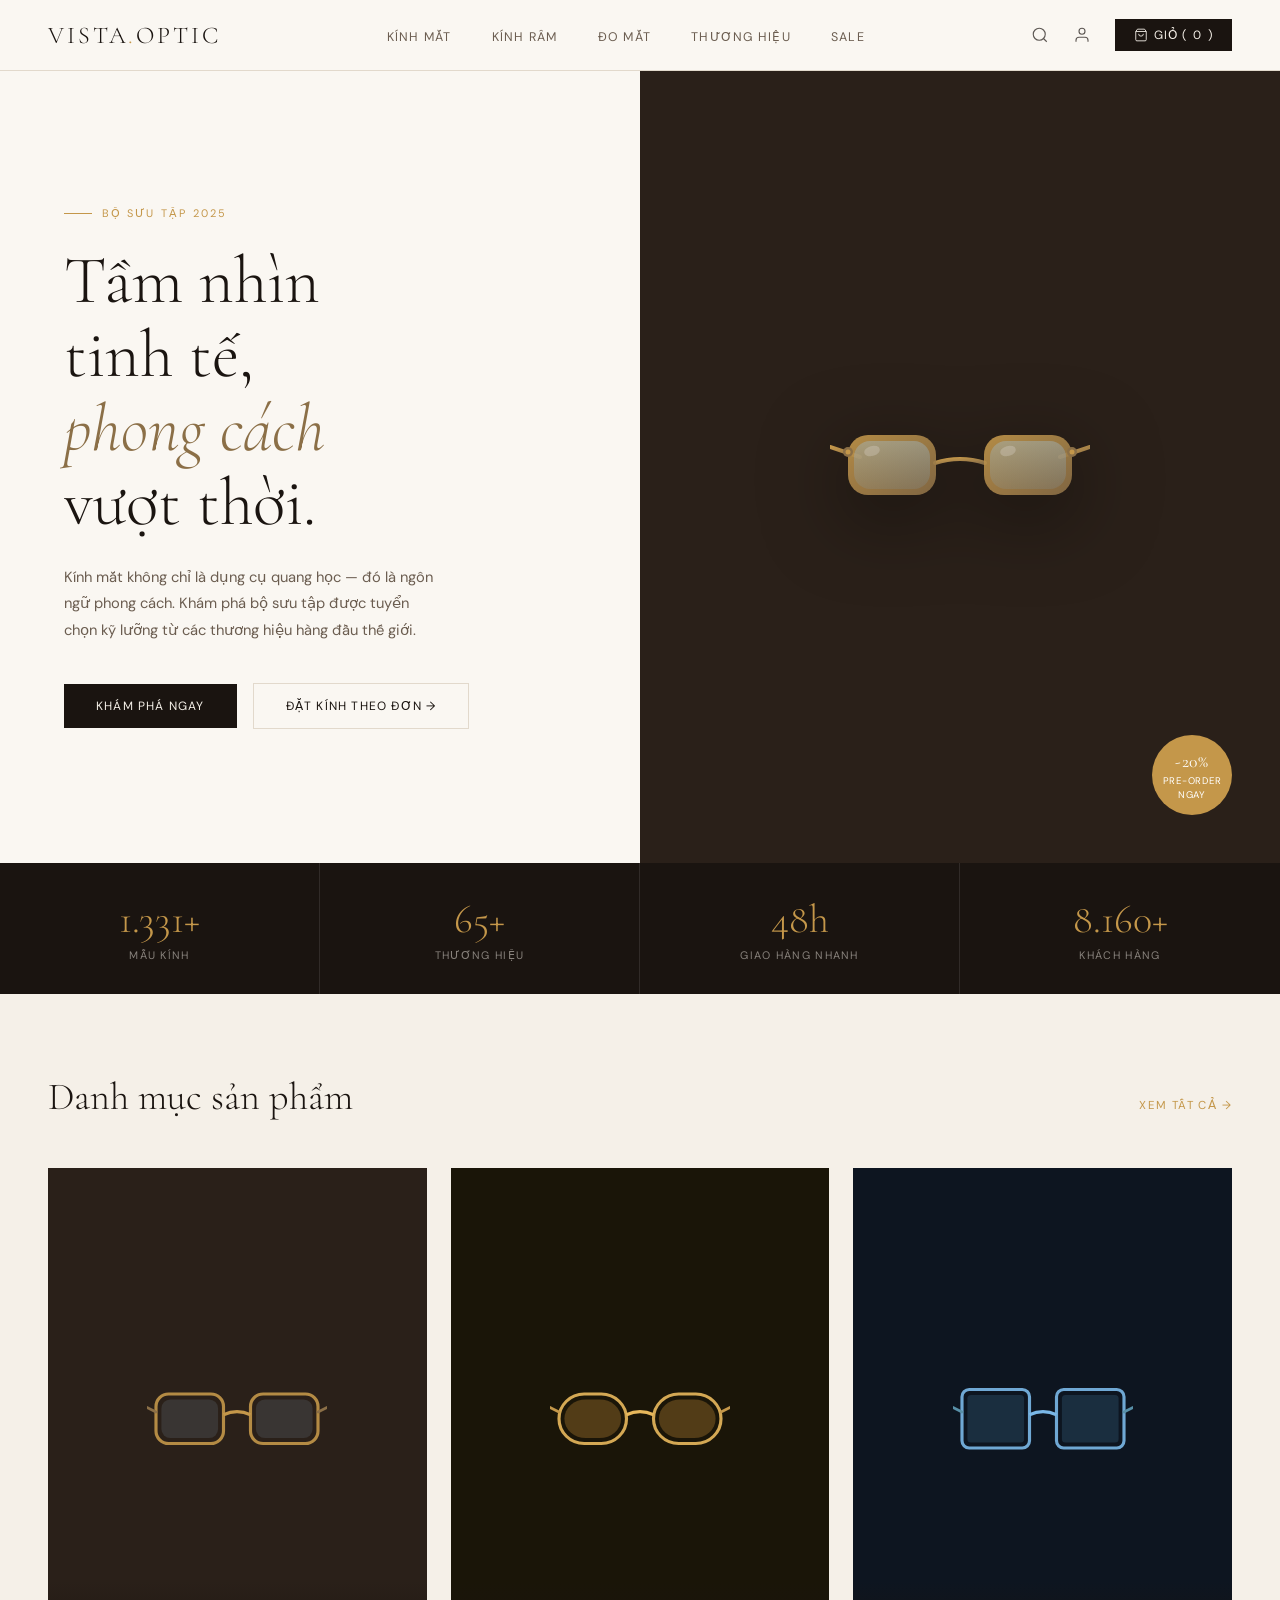
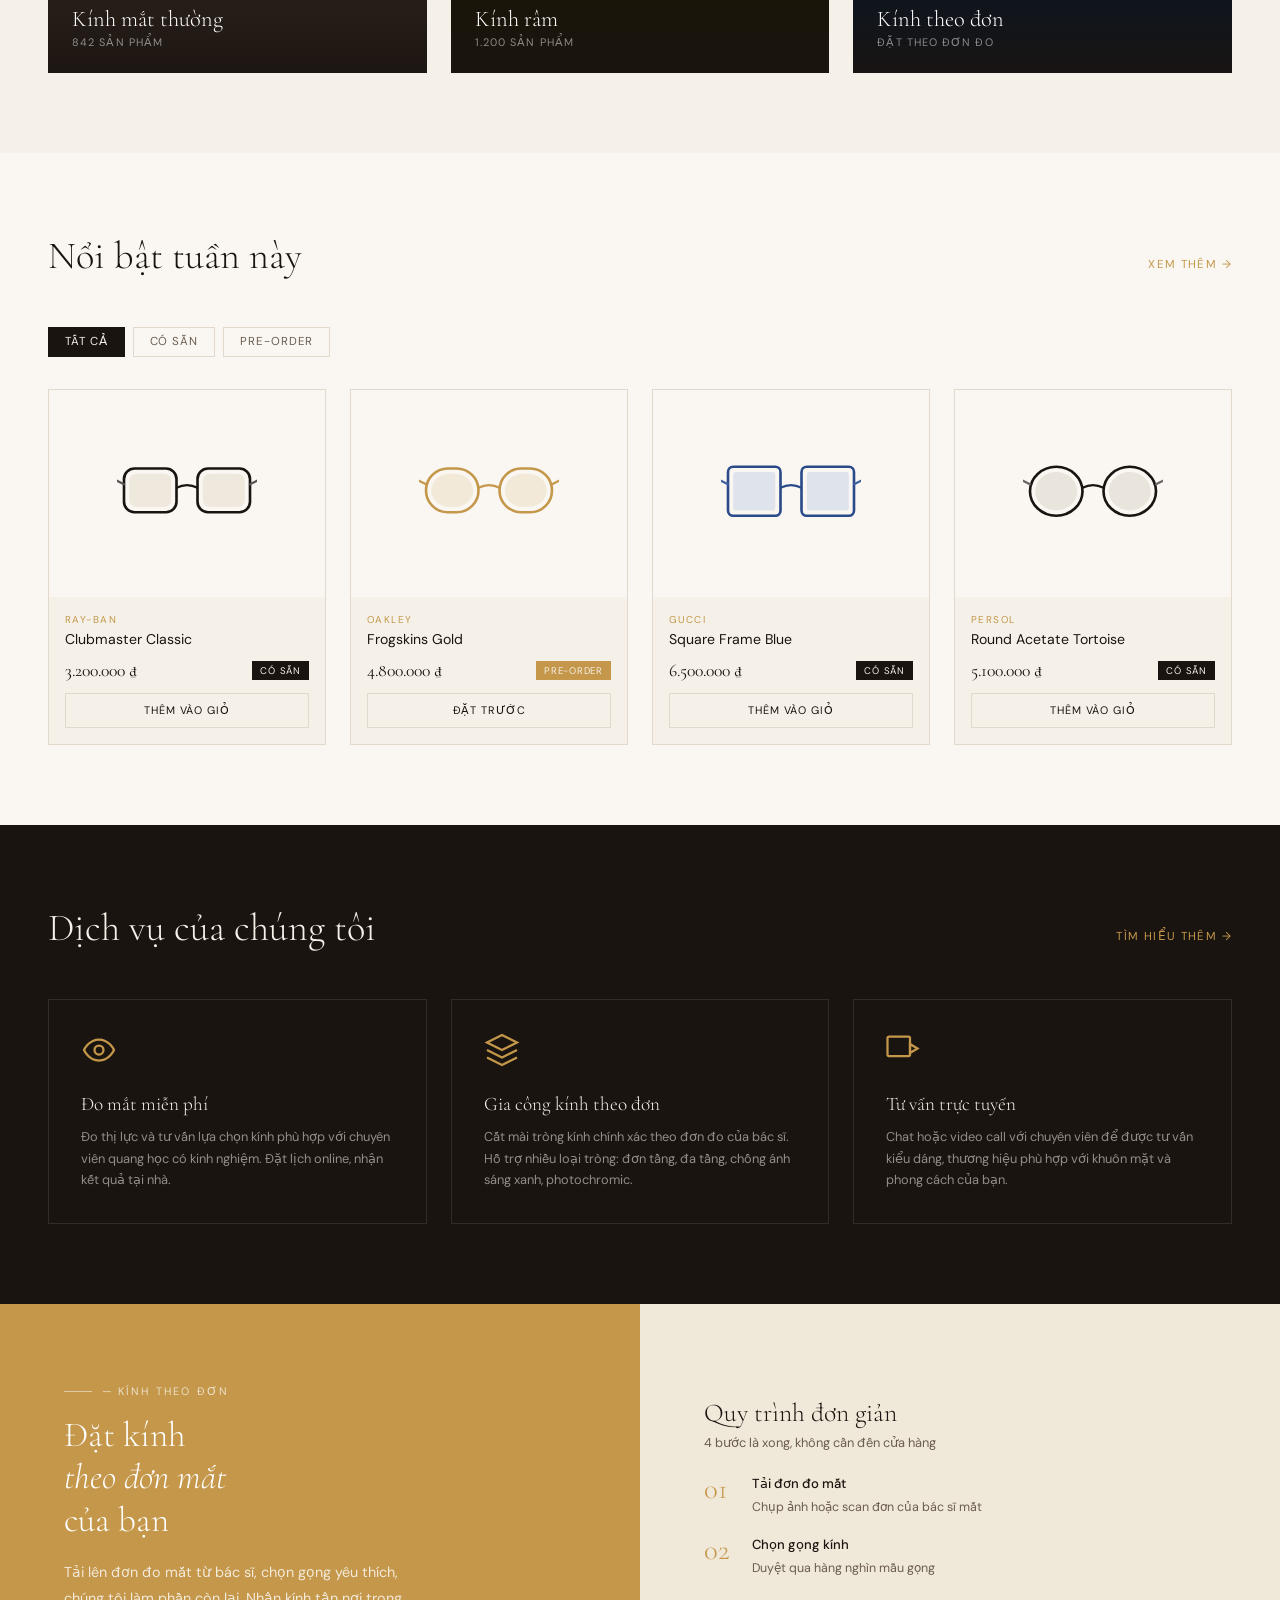
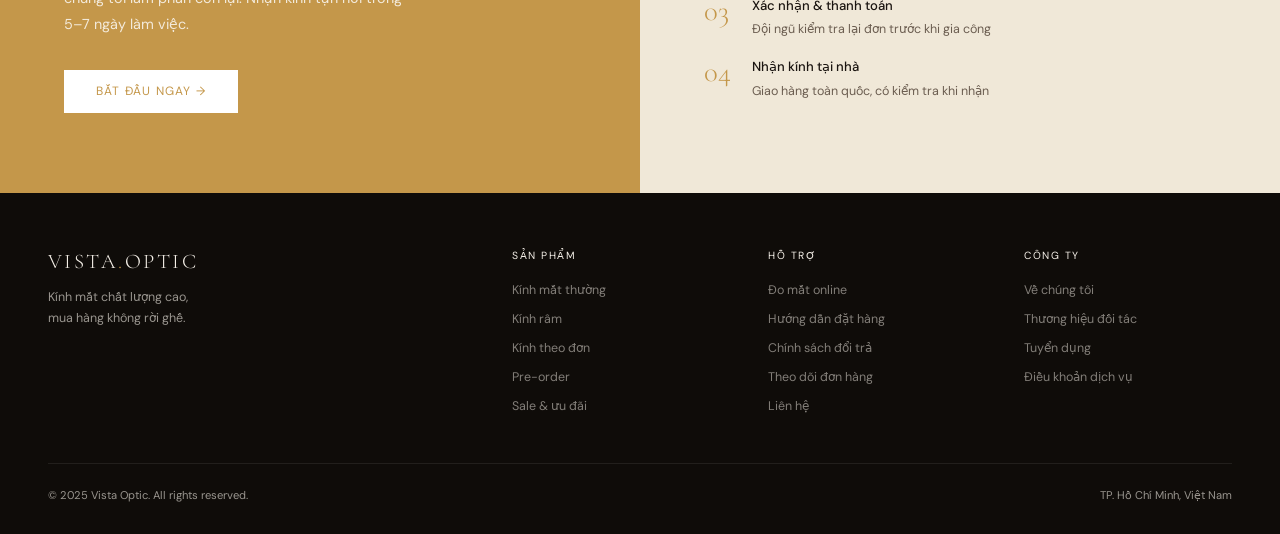
<file: frontend/pages/index.html>
<!DOCTYPE html>
<html lang="vi">
<head>
  <meta charset="UTF-8" />
  <meta name="viewport" content="width=device-width, initial-scale=1.0" />
  <title>Vista Optic — Kính Mắt Chất Lượng Cao</title>
  <link rel="stylesheet" href="../assets/css/style.css" />
  <link rel="preconnect" href="https://fonts.googleapis.com" />
  <link rel="preconnect" href="https://fonts.gstatic.com" crossorigin />
  <link href="https://fonts.googleapis.com/css2?family=Cormorant+Garamond:ital,wght@0,300;0,400;1,300&family=DM+Sans:wght@300;400;500&display=swap" rel="stylesheet" />
</head>
<body>

  <!-- NAV -->
  <nav id="navbar">
    <div class="nav-logo">VISTA<span>.</span>OPTIC</div>
    <ul class="nav-links">
      <li><a href="#">Kính mắt</a></li>
      <li><a href="#">Kính râm</a></li>
      <li><a href="#">Đo mắt</a></li>
      <li><a href="#">Thương hiệu</a></li>
      <li><a href="#">Sale</a></li>
    </ul>
    <div class="nav-actions">
      <svg class="nav-icon" viewBox="0 0 24 24" fill="none" stroke="currentColor" stroke-width="1.5"><circle cx="11" cy="11" r="8"/><path d="m21 21-4.35-4.35"/></svg>
      <svg class="nav-icon" viewBox="0 0 24 24" fill="none" stroke="currentColor" stroke-width="1.5"><path d="M20 21v-2a4 4 0 0 0-4-4H8a4 4 0 0 0-4 4v2"/><circle cx="12" cy="7" r="4"/></svg>
      <button class="cart-btn" id="cartBtn">
        <svg viewBox="0 0 24 24" fill="none" stroke="currentColor" stroke-width="1.5"><path d="M6 2 3 6v14a2 2 0 0 0 2 2h14a2 2 0 0 0 2-2V6l-3-4z"/><line x1="3" y1="6" x2="21" y2="6"/><path d="M16 10a4 4 0 0 1-8 0"/></svg>
        Giỏ (<span id="cartCount">0</span>)
      </button>
    </div>
  </nav>

  <!-- HERO -->
  <section class="hero">
    <div class="hero-left">
      <div class="hero-tag">Bộ sưu tập 2025</div>
      <h1 class="hero-title">Tầm nhìn<br>tinh tế,<br><em>phong cách</em><br>vượt thời.</h1>
      <p class="hero-desc">Kính mắt không chỉ là dụng cụ quang học — đó là ngôn ngữ phong cách. Khám phá bộ sưu tập được tuyển chọn kỹ lưỡng từ các thương hiệu hàng đầu thế giới.</p>
      <div class="hero-cta">
        <button class="btn-primary" onclick="scrollToSection('products')">Khám phá ngay</button>
        <button class="btn-outline" onclick="scrollToSection('rx-section')">Đặt kính theo đơn →</button>
      </div>
    </div>
    <div class="hero-right">
      <div class="hero-visual floating">
        <div class="eyeglass-frame">
          <svg class="glasses-svg" viewBox="0 0 260 120" xmlns="http://www.w3.org/2000/svg">
            <defs>
              <linearGradient id="g1" x1="0%" y1="0%" x2="100%" y2="100%">
                <stop offset="0%" style="stop-color:#c4974a;stop-opacity:1"/>
                <stop offset="100%" style="stop-color:#8b6f47;stop-opacity:1"/>
              </linearGradient>
              <linearGradient id="g2" x1="0%" y1="0%" x2="0%" y2="100%">
                <stop offset="0%" style="stop-color:#a0c8e8;stop-opacity:0.35"/>
                <stop offset="100%" style="stop-color:#7aa8d8;stop-opacity:0.15"/>
              </linearGradient>
            </defs>
            <line x1="0" y1="40" x2="30" y2="50" stroke="url(#g1)" stroke-width="4" stroke-linecap="round"/>
            <line x1="260" y1="40" x2="230" y2="50" stroke="url(#g1)" stroke-width="4" stroke-linecap="round"/>
            <path d="M105 56 Q130 48 155 56" stroke="url(#g1)" stroke-width="4" fill="none" stroke-linecap="round"/>
            <rect x="18" y="28" width="88" height="60" rx="20" fill="url(#g1)" opacity="0.9"/>
            <rect x="24" y="34" width="76" height="48" rx="16" fill="url(#g2)"/>
            <rect x="154" y="28" width="88" height="60" rx="20" fill="url(#g1)" opacity="0.9"/>
            <rect x="160" y="34" width="76" height="48" rx="16" fill="url(#g2)"/>
            <circle cx="18" cy="45" r="5" fill="#8b6f47"/>
            <circle cx="18" cy="45" r="2.5" fill="#c4974a"/>
            <circle cx="242" cy="45" r="5" fill="#8b6f47"/>
            <circle cx="242" cy="45" r="2.5" fill="#c4974a"/>
            <ellipse cx="42" cy="44" rx="8" ry="5" fill="white" opacity="0.2" transform="rotate(-15 42 44)"/>
            <ellipse cx="178" cy="44" rx="8" ry="5" fill="white" opacity="0.2" transform="rotate(-15 178 44)"/>
          </svg>
        </div>
      </div>
      <div class="hero-badge">
        <strong>-20%</strong>
        Pre-order ngay
      </div>
    </div>
  </section>

  <!-- STATS -->
  <div class="stats">
    <div class="stat-item">
      <div class="stat-num" data-target="2400">0</div>
      <div class="stat-label">Mẫu kính</div>
    </div>
    <div class="stat-item">
      <div class="stat-num" data-target="120">0</div>
      <div class="stat-label">Thương hiệu</div>
    </div>
    <div class="stat-item">
      <div class="stat-num stat-text">48h</div>
      <div class="stat-label">Giao hàng nhanh</div>
    </div>
    <div class="stat-item">
      <div class="stat-num" data-target="15000">0</div>
      <div class="stat-label">Khách hàng</div>
    </div>
  </div>

  <!-- CATEGORIES -->
  <section class="section" id="categories">
    <div class="section-header">
      <h2 class="section-title">Danh mục sản phẩm</h2>
      <span class="section-link">Xem tất cả →</span>
    </div>
    <div class="cat-grid">
      <div class="cat-card" data-category="regular">
        <div class="cat-bg cat-bg-1">
          <svg viewBox="0 0 200 100" width="180" height="90" xmlns="http://www.w3.org/2000/svg">
            <rect x="10" y="20" width="75" height="55" rx="14" fill="none" stroke="#c4974a" stroke-width="3.5" opacity="0.9"/>
            <rect x="115" y="20" width="75" height="55" rx="14" fill="none" stroke="#c4974a" stroke-width="3.5" opacity="0.9"/>
            <path d="M85 43 Q100 36 115 43" stroke="#c4974a" stroke-width="3.5" fill="none"/>
            <rect x="16" y="26" width="63" height="43" rx="10" fill="#a0c8e8" opacity="0.12"/>
            <rect x="121" y="26" width="63" height="43" rx="10" fill="#a0c8e8" opacity="0.12"/>
            <line x1="0" y1="35" x2="10" y2="40" stroke="#8b6f47" stroke-width="3" stroke-linecap="round"/>
            <line x1="200" y1="35" x2="190" y2="40" stroke="#8b6f47" stroke-width="3" stroke-linecap="round"/>
          </svg>
        </div>
        <div class="cat-info">
          <div class="cat-name">Kính mắt thường</div>
          <div class="cat-count">842 sản phẩm</div>
        </div>
      </div>
      <div class="cat-card" data-category="sunglasses">
        <div class="cat-bg cat-bg-2">
          <svg viewBox="0 0 200 100" width="180" height="90" xmlns="http://www.w3.org/2000/svg">
            <rect x="10" y="20" width="75" height="55" rx="28" fill="none" stroke="#e8b85c" stroke-width="3.5" opacity="0.9"/>
            <rect x="115" y="20" width="75" height="55" rx="28" fill="none" stroke="#e8b85c" stroke-width="3.5" opacity="0.9"/>
            <path d="M85 43 Q100 36 115 43" stroke="#e8b85c" stroke-width="3.5" fill="none"/>
            <rect x="16" y="26" width="63" height="43" rx="24" fill="#d4943a" opacity="0.3"/>
            <rect x="121" y="26" width="63" height="43" rx="24" fill="#d4943a" opacity="0.3"/>
            <line x1="0" y1="35" x2="10" y2="40" stroke="#c4974a" stroke-width="3" stroke-linecap="round"/>
            <line x1="200" y1="35" x2="190" y2="40" stroke="#c4974a" stroke-width="3" stroke-linecap="round"/>
          </svg>
        </div>
        <div class="cat-info">
          <div class="cat-name">Kính râm</div>
          <div class="cat-count">1.200 sản phẩm</div>
        </div>
      </div>
      <div class="cat-card" data-category="prescription">
        <div class="cat-bg cat-bg-3">
          <svg viewBox="0 0 200 100" width="180" height="90" xmlns="http://www.w3.org/2000/svg">
            <rect x="10" y="15" width="75" height="65" rx="8" fill="none" stroke="#7ab8e8" stroke-width="3.5" opacity="0.9"/>
            <rect x="115" y="15" width="75" height="65" rx="8" fill="none" stroke="#7ab8e8" stroke-width="3.5" opacity="0.9"/>
            <path d="M85 43 Q100 36 115 43" stroke="#7ab8e8" stroke-width="3.5" fill="none"/>
            <rect x="16" y="21" width="63" height="53" rx="4" fill="#5090b8" opacity="0.2"/>
            <rect x="121" y="21" width="63" height="53" rx="4" fill="#5090b8" opacity="0.2"/>
            <line x1="0" y1="35" x2="10" y2="40" stroke="#5890a8" stroke-width="3" stroke-linecap="round"/>
            <line x1="200" y1="35" x2="190" y2="40" stroke="#5890a8" stroke-width="3" stroke-linecap="round"/>
          </svg>
        </div>
        <div class="cat-info">
          <div class="cat-name">Kính theo đơn</div>
          <div class="cat-count">Đặt theo đơn đo</div>
        </div>
      </div>
    </div>
  </section>

  <!-- PRODUCTS -->
  <section class="products-section" id="products">
    <div class="section-header">
      <h2 class="section-title">Nổi bật tuần này</h2>
      <span class="section-link">Xem thêm →</span>
    </div>
    <div class="filter-bar">
      <button class="filter-btn active" data-filter="all">Tất cả</button>
      <button class="filter-btn" data-filter="available">Có sẵn</button>
      <button class="filter-btn" data-filter="preorder">Pre-order</button>
    </div>
    <div class="prod-grid" id="prodGrid">

      <div class="prod-card" data-type="available">
        <div class="prod-img">
          <svg viewBox="0 0 160 80" width="140" height="70" xmlns="http://www.w3.org/2000/svg">
            <rect x="8" y="12" width="60" height="50" rx="12" fill="none" stroke="#1a1410" stroke-width="3"/>
            <rect x="92" y="12" width="60" height="50" rx="12" fill="none" stroke="#1a1410" stroke-width="3"/>
            <path d="M68 34 Q80 28 92 34" stroke="#1a1410" stroke-width="2.5" fill="none"/>
            <rect x="14" y="18" width="48" height="38" rx="8" fill="#e8e0d0" opacity="0.6"/>
            <rect x="98" y="18" width="48" height="38" rx="8" fill="#e8e0d0" opacity="0.6"/>
            <line x1="0" y1="26" x2="8" y2="30" stroke="#555" stroke-width="2.5" stroke-linecap="round"/>
            <line x1="160" y1="26" x2="152" y2="30" stroke="#555" stroke-width="2.5" stroke-linecap="round"/>
          </svg>
        </div>
        <div class="prod-info">
          <div class="prod-brand">Ray-Ban</div>
          <div class="prod-name">Clubmaster Classic</div>
          <div class="prod-bottom">
            <span class="prod-price">3.200.000 ₫</span>
            <span class="prod-tag">Có sẵn</span>
          </div>
          <button class="add-to-cart" onclick="addToCart(this)">Thêm vào giỏ</button>
        </div>
      </div>

      <div class="prod-card" data-type="preorder">
        <div class="prod-img">
          <svg viewBox="0 0 160 80" width="140" height="70" xmlns="http://www.w3.org/2000/svg">
            <rect x="8" y="12" width="60" height="50" rx="25" fill="none" stroke="#c4974a" stroke-width="3"/>
            <rect x="92" y="12" width="60" height="50" rx="25" fill="none" stroke="#c4974a" stroke-width="3"/>
            <path d="M68 34 Q80 28 92 34" stroke="#c4974a" stroke-width="2.5" fill="none"/>
            <rect x="14" y="18" width="48" height="38" rx="21" fill="#c4974a" opacity="0.15"/>
            <rect x="98" y="18" width="48" height="38" rx="21" fill="#c4974a" opacity="0.15"/>
            <line x1="0" y1="26" x2="8" y2="30" stroke="#c4974a" stroke-width="2.5" stroke-linecap="round"/>
            <line x1="160" y1="26" x2="152" y2="30" stroke="#c4974a" stroke-width="2.5" stroke-linecap="round"/>
          </svg>
        </div>
        <div class="prod-info">
          <div class="prod-brand">Oakley</div>
          <div class="prod-name">Frogskins Gold</div>
          <div class="prod-bottom">
            <span class="prod-price">4.800.000 ₫</span>
            <span class="prod-tag pre">Pre-order</span>
          </div>
          <button class="add-to-cart" onclick="addToCart(this)">Đặt trước</button>
        </div>
      </div>

      <div class="prod-card" data-type="available">
        <div class="prod-img">
          <svg viewBox="0 0 160 80" width="140" height="70" xmlns="http://www.w3.org/2000/svg">
            <rect x="8" y="10" width="60" height="56" rx="6" fill="none" stroke="#2a4a8a" stroke-width="3"/>
            <rect x="92" y="10" width="60" height="56" rx="6" fill="none" stroke="#2a4a8a" stroke-width="3"/>
            <path d="M68 34 Q80 28 92 34" stroke="#2a4a8a" stroke-width="2.5" fill="none"/>
            <rect x="14" y="16" width="48" height="44" rx="3" fill="#7090d0" opacity="0.2"/>
            <rect x="98" y="16" width="48" height="44" rx="3" fill="#7090d0" opacity="0.2"/>
            <line x1="0" y1="26" x2="8" y2="30" stroke="#4060a0" stroke-width="2.5" stroke-linecap="round"/>
            <line x1="160" y1="26" x2="152" y2="30" stroke="#4060a0" stroke-width="2.5" stroke-linecap="round"/>
          </svg>
        </div>
        <div class="prod-info">
          <div class="prod-brand">Gucci</div>
          <div class="prod-name">Square Frame Blue</div>
          <div class="prod-bottom">
            <span class="prod-price">6.500.000 ₫</span>
            <span class="prod-tag">Có sẵn</span>
          </div>
          <button class="add-to-cart" onclick="addToCart(this)">Thêm vào giỏ</button>
        </div>
      </div>

      <div class="prod-card" data-type="available">
        <div class="prod-img">
          <svg viewBox="0 0 160 80" width="140" height="70" xmlns="http://www.w3.org/2000/svg">
            <ellipse cx="38" cy="38" rx="30" ry="28" fill="none" stroke="#1a1410" stroke-width="3"/>
            <ellipse cx="122" cy="38" rx="30" ry="28" fill="none" stroke="#1a1410" stroke-width="3"/>
            <path d="M68 34 Q80 28 92 34" stroke="#1a1410" stroke-width="2.5" fill="none"/>
            <ellipse cx="38" cy="38" rx="24" ry="22" fill="#d0c8b8" opacity="0.4"/>
            <ellipse cx="122" cy="38" rx="24" ry="22" fill="#d0c8b8" opacity="0.4"/>
            <line x1="0" y1="26" x2="8" y2="30" stroke="#666" stroke-width="2.5" stroke-linecap="round"/>
            <line x1="160" y1="26" x2="152" y2="30" stroke="#666" stroke-width="2.5" stroke-linecap="round"/>
          </svg>
        </div>
        <div class="prod-info">
          <div class="prod-brand">Persol</div>
          <div class="prod-name">Round Acetate Tortoise</div>
          <div class="prod-bottom">
            <span class="prod-price">5.100.000 ₫</span>
            <span class="prod-tag">Có sẵn</span>
          </div>
          <button class="add-to-cart" onclick="addToCart(this)">Thêm vào giỏ</button>
        </div>
      </div>

    </div>
  </section>

  <!-- SERVICES -->
  <section class="services">
    <div class="section-header">
      <h2 class="section-title">Dịch vụ của chúng tôi</h2>
      <span class="section-link">Tìm hiểu thêm →</span>
    </div>
    <div class="svc-grid">
      <div class="svc-card">
        <svg class="svc-icon" viewBox="0 0 24 24" fill="none" stroke="currentColor" stroke-width="1.5"><path d="M2 12s3-7 10-7 10 7 10 7-3 7-10 7-10-7-10-7z"/><circle cx="12" cy="12" r="3"/></svg>
        <div class="svc-title">Đo mắt miễn phí</div>
        <div class="svc-desc">Đo thị lực và tư vấn lựa chọn kính phù hợp với chuyên viên quang học có kinh nghiệm. Đặt lịch online, nhận kết quả tại nhà.</div>
      </div>
      <div class="svc-card">
        <svg class="svc-icon" viewBox="0 0 24 24" fill="none" stroke="currentColor" stroke-width="1.5"><path d="M12 2L2 7l10 5 10-5-10-5z"/><path d="M2 17l10 5 10-5"/><path d="M2 12l10 5 10-5"/></svg>
        <div class="svc-title">Gia công kính theo đơn</div>
        <div class="svc-desc">Cắt mài tròng kính chính xác theo đơn đo của bác sĩ. Hỗ trợ nhiều loại tròng: đơn tầng, đa tầng, chống ánh sáng xanh, photochromic.</div>
      </div>
      <div class="svc-card">
        <svg class="svc-icon" viewBox="0 0 24 24" fill="none" stroke="currentColor" stroke-width="1.5"><rect x="1" y="3" width="15" height="13" rx="1"/><path d="m16 8 5 3-5 3V8z"/></svg>
        <div class="svc-title">Tư vấn trực tuyến</div>
        <div class="svc-desc">Chat hoặc video call với chuyên viên để được tư vấn kiểu dáng, thương hiệu phù hợp với khuôn mặt và phong cách của bạn.</div>
      </div>
    </div>
  </section>

  <!-- PRESCRIPTION -->
  <section class="rx-section" id="rx-section">
    <div class="rx-left">
      <div class="hero-tag rx-tag">— Kính theo đơn</div>
      <h2 class="rx-title">Đặt kính<br><em>theo đơn mắt</em><br>của bạn</h2>
      <p class="rx-desc">Tải lên đơn đo mắt từ bác sĩ, chọn gọng yêu thích, chúng tôi làm phần còn lại. Nhận kính tận nơi trong 5–7 ngày làm việc.</p>
      <button class="btn-white" onclick="scrollToSection('rx-section')">Bắt đầu ngay →</button>
    </div>
    <div class="rx-right">
      <h3 class="rx-steps-title">Quy trình đơn giản</h3>
      <p class="rx-steps-sub">4 bước là xong, không cần đến cửa hàng</p>
      <div class="rx-steps">
        <div class="rx-step">
          <div class="step-num">01</div>
          <div class="step-text">
            <strong>Tải đơn đo mắt</strong>
            <span>Chụp ảnh hoặc scan đơn của bác sĩ mắt</span>
          </div>
        </div>
        <div class="rx-step">
          <div class="step-num">02</div>
          <div class="step-text">
            <strong>Chọn gọng kính</strong>
            <span>Duyệt qua hàng nghìn mẫu gọng</span>
          </div>
        </div>
        <div class="rx-step">
          <div class="step-num">03</div>
          <div class="step-text">
            <strong>Xác nhận & thanh toán</strong>
            <span>Đội ngũ kiểm tra lại đơn trước khi gia công</span>
          </div>
        </div>
        <div class="rx-step">
          <div class="step-num">04</div>
          <div class="step-text">
            <strong>Nhận kính tại nhà</strong>
            <span>Giao hàng toàn quốc, có kiểm tra khi nhận</span>
          </div>
        </div>
      </div>
    </div>
  </section>

  <!-- FOOTER -->
  <footer>
    <div class="footer-grid">
      <div>
        <div class="footer-brand">VISTA<span>.</span>OPTIC</div>
        <p class="footer-tagline">Kính mắt chất lượng cao,<br>mua hàng không rời ghế.</p>
      </div>
      <div>
        <div class="footer-heading">Sản phẩm</div>
        <ul class="footer-links">
          <li><a href="#">Kính mắt thường</a></li>
          <li><a href="#">Kính râm</a></li>
          <li><a href="#">Kính theo đơn</a></li>
          <li><a href="#">Pre-order</a></li>
          <li><a href="#">Sale & ưu đãi</a></li>
        </ul>
      </div>
      <div>
        <div class="footer-heading">Hỗ trợ</div>
        <ul class="footer-links">
          <li><a href="#">Đo mắt online</a></li>
          <li><a href="#">Hướng dẫn đặt hàng</a></li>
          <li><a href="#">Chính sách đổi trả</a></li>
          <li><a href="#">Theo dõi đơn hàng</a></li>
          <li><a href="#">Liên hệ</a></li>
        </ul>
      </div>
      <div>
        <div class="footer-heading">Công ty</div>
        <ul class="footer-links">
          <li><a href="#">Về chúng tôi</a></li>
          <li><a href="#">Thương hiệu đối tác</a></li>
          <li><a href="#">Tuyển dụng</a></li>
          <li><a href="#">Điều khoản dịch vụ</a></li>
        </ul>
      </div>
    </div>
    <div class="footer-bottom">
      <span>© 2025 Vista Optic. All rights reserved.</span>
      <span>TP. Hồ Chí Minh, Việt Nam</span>
    </div>
  </footer>

  <!-- TOAST -->
  <div id="toast" class="toast">Đã thêm vào giỏ hàng!</div>

<script src="../assets/js/main.js"></script>
</body>
</html>
</file>
<file: frontend/assets/css/style.css>
/* =============================
   RESET & BASE
   ============================= */
*, *::before, *::after { margin:0; padding:0; box-sizing:border-box; }

:root {
  --cream: #f5f0e8; --ink: #1a1410; --gold: #c4974a;
  --warm: #8b6f47; --muted: #6b5d50; --surface: #faf7f2;
  --border: #e2d9cc; --dark-bg: #2a2019;
}

html { scroll-behavior: smooth; }

body {
  font-family: 'DM Sans', sans-serif;
  background: var(--cream);
  color: var(--ink);
  overflow-x: hidden;
}

/* =============================
   NAV
   ============================= */
nav {
  display: flex; align-items: center; justify-content: space-between;
  padding: 1.2rem 3rem; background: var(--surface);
  border-bottom: 0.5px solid var(--border);
  position: sticky; top: 0; z-index: 100; transition: box-shadow 0.3s;
}
nav.scrolled { box-shadow: 0 2px 20px rgba(26,20,16,.08); }

.nav-logo {
  font-family: 'Cormorant Garamond', serif; font-size: 1.5rem;
  font-weight: 300; letter-spacing: .12em; color: var(--ink); cursor: pointer;
}
.nav-logo span { color: var(--gold); }

.nav-links { display: flex; gap: 2.5rem; list-style: none; }
.nav-links a {
  font-size: .78rem; letter-spacing: .1em; text-transform: uppercase;
  color: var(--muted); text-decoration: none; transition: color .2s;
}
.nav-links a:hover { color: var(--ink); }

.nav-actions { display: flex; align-items: center; gap: 1.5rem; }
.nav-icon { width:18px; height:18px; cursor:pointer; color:var(--ink); opacity:.7; transition:opacity .2s; }
.nav-icon:hover { opacity: 1; }

.cart-btn {
  display: flex; align-items: center; gap: 6px;
  font-family: 'DM Sans', sans-serif; font-size: .75rem; letter-spacing: .08em;
  text-transform: uppercase; background: var(--ink); color: var(--cream);
  padding: .5rem 1.2rem; border: none; cursor: pointer; transition: background .2s;
}
.cart-btn svg { width:14px; height:14px; flex-shrink:0; }
.cart-btn:hover { background: var(--warm); }

/* User menu dropdown */
.user-menu { position: relative; display: inline-block; }
.nav-dropdown {
  position: absolute; right: 0; top: 30px;
  background: var(--surface); min-width: 180px;
  border: 0.5px solid var(--border);
  box-shadow: 0 4px 20px rgba(26,20,16,.1);
  opacity: 0; visibility: hidden;
  transform: translateY(8px); transition: .2s; z-index: 200;
}
.user-menu:hover .nav-dropdown { opacity:1; visibility:visible; transform:translateY(0); }
.nav-dropdown p {
  margin:0; padding: .7rem 1rem; font-size:.78rem; font-weight:500;
  background: var(--cream); border-bottom: 0.5px solid var(--border);
}
.nav-dropdown a {
  display: block; padding: .6rem 1rem; font-size: .78rem;
  color: var(--ink); text-decoration: none; transition: background .15s;
}
.nav-dropdown a:hover { background: var(--cream); }

/* =============================
   HERO
   ============================= */
.hero { display: grid; grid-template-columns: 1fr 1fr; min-height: 88vh; overflow: hidden; }

.hero-left {
  padding: 5rem 4rem; display: flex; flex-direction: column;
  justify-content: center; background: var(--surface);
}
.hero-left > * { animation: fadeUp .6s ease both; }
.hero-left > *:nth-child(1) { animation-delay: .1s; }
.hero-left > *:nth-child(2) { animation-delay: .2s; }
.hero-left > *:nth-child(3) { animation-delay: .3s; }
.hero-left > *:nth-child(4) { animation-delay: .4s; }

.hero-tag {
  font-size: .68rem; letter-spacing: .2em; text-transform: uppercase;
  color: var(--gold); margin-bottom: 1.5rem;
  display: flex; align-items: center; gap: .6rem;
}
.hero-tag::before { content:''; width:28px; height:.5px; background:var(--gold); }

.hero-title {
  font-family: 'Cormorant Garamond', serif; font-size: 4.2rem; font-weight: 300;
  line-height: 1.1; color: var(--ink); margin-bottom: 1.5rem;
}
.hero-title em { font-style: italic; color: var(--warm); }

.hero-desc { font-size:.92rem; line-height:1.8; color:var(--muted); max-width:380px; margin-bottom:2.5rem; }

.hero-cta { display:flex; gap:1rem; align-items:center; }

.btn-primary {
  font-family:'DM Sans',sans-serif; font-size:.75rem; letter-spacing:.1em; text-transform:uppercase;
  background:var(--ink); color:var(--cream); padding:.85rem 2rem; border:none; cursor:pointer; transition:background .2s;
}
.btn-primary:hover { background:var(--gold); }

.btn-outline {
  font-family:'DM Sans',sans-serif; font-size:.75rem; letter-spacing:.1em; text-transform:uppercase;
  background:transparent; color:var(--ink); padding:.85rem 2rem;
  border:.5px solid var(--border); cursor:pointer; transition:border-color .2s;
}
.btn-outline:hover { border-color:var(--ink); }

.hero-right {
  background:var(--dark-bg); display:flex; align-items:center;
  justify-content:center; position:relative; overflow:hidden;
}
.hero-visual { position:relative; width:380px; height:380px; }
.eyeglass-frame { position:absolute; inset:0; display:flex; align-items:center; justify-content:center; }
.glasses-svg { width:260px; height:120px; filter:drop-shadow(0 20px 40px rgba(0,0,0,.5)); }

.hero-badge {
  position:absolute; bottom:3rem; right:3rem; background:var(--gold); color:#fff;
  width:80px; height:80px; border-radius:50%; display:flex; flex-direction:column;
  align-items:center; justify-content:center; font-size:.6rem; letter-spacing:.08em;
  text-transform:uppercase; text-align:center; line-height:1.4;
}
.hero-badge strong { font-family:'Cormorant Garamond',serif; font-size:1.1rem; font-weight:400; display:block; }

/* =============================
   STATS
   ============================= */
.stats { display:grid; grid-template-columns:repeat(4,1fr); background:var(--ink); color:var(--cream); }
.stat-item { padding:2rem; border-right:.5px solid rgba(255,255,255,.1); text-align:center; }
.stat-item:last-child { border-right:none; }
.stat-num { font-family:'Cormorant Garamond',serif; font-size:2.5rem; font-weight:300; color:var(--gold); }
.stat-label { font-size:.68rem; letter-spacing:.12em; text-transform:uppercase; color:rgba(245,240,232,.5); margin-top:.3rem; }

/* =============================
   SECTIONS
   ============================= */
.section { padding:5rem 3rem; }
.section-header { display:flex; align-items:baseline; justify-content:space-between; margin-bottom:3rem; }
.section-title { font-family:'Cormorant Garamond',serif; font-size:2.4rem; font-weight:300; }
.section-link { font-size:.72rem; letter-spacing:.12em; text-transform:uppercase; color:var(--gold); cursor:pointer; text-decoration:none; transition:opacity .2s; }
.section-link:hover { opacity:.7; }

/* =============================
   CATEGORIES
   ============================= */
.cat-grid { display:grid; grid-template-columns:repeat(3,1fr); gap:1.5rem; }
.cat-card { position:relative; overflow:hidden; cursor:pointer; aspect-ratio:3/4; }
.cat-bg { width:100%; height:100%; display:flex; align-items:center; justify-content:center; padding:2rem; transition:transform .4s ease; }
.cat-bg-1 { background:#2a2019; } .cat-bg-2 { background:#1a1508; } .cat-bg-3 { background:#0d1520; }
.cat-card:hover .cat-bg { transform:scale(1.04); }
.cat-info { position:absolute; bottom:0; left:0; right:0; padding:1.5rem; background:linear-gradient(transparent,rgba(26,20,16,.85)); }
.cat-name { font-family:'Cormorant Garamond',serif; font-size:1.4rem; font-weight:300; color:#fff; }
.cat-count { font-size:.68rem; letter-spacing:.1em; text-transform:uppercase; color:rgba(255,255,255,.5); margin-top:.2rem; }

/* =============================
   PRODUCTS
   ============================= */
.products-section { background:var(--surface); padding:5rem 3rem; }
.filter-bar { display:flex; gap:.5rem; margin-bottom:2rem; }
.filter-btn {
  font-family:'DM Sans',sans-serif; font-size:.72rem; letter-spacing:.08em; text-transform:uppercase;
  padding:.4rem 1rem; background:transparent; color:var(--muted);
  border:.5px solid var(--border); cursor:pointer; transition:all .2s;
}
.filter-btn:hover, .filter-btn.active { background:var(--ink); color:var(--cream); border-color:var(--ink); }

.prod-grid { display:grid; grid-template-columns:repeat(4,1fr); gap:1.5rem; }
.prod-card { background:var(--cream); border:.5px solid var(--border); cursor:pointer; transition:border-color .2s, transform .2s; }
.prod-card:hover { border-color:var(--warm); transform:translateY(-2px); }
.prod-card.hidden { display:none; }
.prod-img { aspect-ratio:4/3; display:flex; align-items:center; justify-content:center; background:var(--surface); overflow:hidden; }
.prod-info { padding:1rem; }
.prod-brand { font-size:.62rem; letter-spacing:.15em; text-transform:uppercase; color:var(--gold); }
.prod-name { font-size:.88rem; color:var(--ink); margin-top:.25rem; }
.prod-bottom { display:flex; align-items:center; justify-content:space-between; margin-top:.75rem; }
.prod-price { font-family:'Cormorant Garamond',serif; font-size:1.1rem; color:var(--ink); }
.prod-tag { font-size:.6rem; letter-spacing:.08em; text-transform:uppercase; padding:.2rem .5rem; background:var(--ink); color:var(--cream); }
.prod-tag.pre { background:var(--gold); }
.add-to-cart {
  font-family:'DM Sans',sans-serif; font-size:.68rem; letter-spacing:.08em; text-transform:uppercase;
  width:100%; padding:.6rem; margin-top:.75rem;
  background:transparent; color:var(--ink); border:.5px solid var(--border); cursor:pointer; transition:all .2s;
}
.add-to-cart:hover { background:var(--ink); color:var(--cream); border-color:var(--ink); }

/* =============================
   SERVICES
   ============================= */
.services { padding:5rem 3rem; background:var(--ink); }
.services .section-title { color:var(--cream); }
.svc-grid { display:grid; grid-template-columns:repeat(3,1fr); gap:1.5rem; margin-top:2.5rem; }
.svc-card { border:.5px solid rgba(255,255,255,.1); padding:2rem; color:var(--cream); transition:border-color .2s; cursor:pointer; }
.svc-card:hover { border-color:var(--gold); }
.svc-icon { width:36px; height:36px; margin-bottom:1.2rem; color:var(--gold); }
.svc-title { font-family:'Cormorant Garamond',serif; font-size:1.2rem; font-weight:300; margin-bottom:.6rem; }
.svc-desc { font-size:.8rem; line-height:1.7; color:rgba(245,240,232,.55); }

/* =============================
   PRESCRIPTION
   ============================= */
.rx-section { display:grid; grid-template-columns:1fr 1fr; }
.rx-left { background:var(--gold); padding:5rem 4rem; display:flex; flex-direction:column; justify-content:center; }
.rx-tag { color:rgba(255,255,255,.7); margin-bottom:1rem; }
.rx-tag::before { background:rgba(255,255,255,.5); }
.rx-title { font-family:'Cormorant Garamond',serif; font-size:2.2rem; font-weight:300; color:#fff; line-height:1.2; margin-bottom:1.2rem; }
.rx-title em { font-style:italic; }
.rx-desc { font-size:.9rem; line-height:1.8; color:rgba(255,255,255,.8); max-width:360px; margin-bottom:2rem; }
.btn-white {
  font-family:'DM Sans',sans-serif; font-size:.75rem; letter-spacing:.1em; text-transform:uppercase;
  background:#fff; color:var(--gold); padding:.85rem 2rem; border:none; cursor:pointer; transition:background .2s; align-self:flex-start;
}
.btn-white:hover { background:var(--cream); }
.rx-right { background:#f0e8d8; padding:5rem 4rem; display:flex; flex-direction:column; justify-content:center; }
.rx-steps-title { font-family:'Cormorant Garamond',serif; font-size:1.6rem; font-weight:300; color:var(--ink); margin-bottom:.4rem; }
.rx-steps-sub { font-size:.8rem; color:var(--muted); margin-bottom:1.5rem; }
.rx-steps { display:flex; flex-direction:column; gap:1.2rem; }
.rx-step { display:flex; gap:1rem; align-items:flex-start; }
.step-num { font-family:'Cormorant Garamond',serif; font-size:1.8rem; font-weight:300; color:var(--gold); line-height:1; flex-shrink:0; width:32px; }
.step-text strong { display:block; font-size:.82rem; font-weight:500; color:var(--ink); margin-bottom:.2rem; }
.step-text span { font-size:.78rem; color:var(--muted); line-height:1.5; }

/* =============================
   FOOTER
   ============================= */
footer { background:#0f0c09; color:rgba(245,240,232,.6); padding:3.5rem 3rem 2rem; }
.footer-grid { display:grid; grid-template-columns:2fr 1fr 1fr 1fr; gap:3rem; margin-bottom:3rem; }
.footer-brand { font-family:'Cormorant Garamond',serif; font-size:1.3rem; font-weight:300; color:var(--cream); letter-spacing:.12em; margin-bottom:.8rem; }
.footer-brand span { color:var(--gold); }
.footer-tagline { font-size:.78rem; line-height:1.7; }
.footer-heading { font-size:.65rem; letter-spacing:.15em; text-transform:uppercase; color:var(--cream); margin-bottom:1rem; }
.footer-links { list-style:none; display:flex; flex-direction:column; gap:.5rem; }
.footer-links a { font-size:.78rem; color:rgba(245,240,232,.5); text-decoration:none; transition:color .2s; }
.footer-links a:hover { color:var(--gold); }
.footer-bottom { border-top:.5px solid rgba(255,255,255,.08); padding-top:1.5rem; display:flex; justify-content:space-between; font-size:.7rem; }

/* =============================
   LOGIN MODAL
   ============================= */
.modal-overlay {
  position:fixed; inset:0; background:rgba(26,20,16,.7);
  display:flex; align-items:center; justify-content:center; z-index:1000;
  opacity:0; visibility:hidden; transition:.25s;
}
.modal-overlay.show { opacity:1; visibility:visible; }

.close-modal {
  position:absolute; top:1.5rem; right:2rem; font-size:1.5rem;
  color:#fff; cursor:pointer; opacity:.7; transition:opacity .2s;
}
.close-modal:hover { opacity:1; }

.modal-container {
  background:var(--surface); width:100%; max-width:420px;
  padding:2.5rem; position:relative;
}

.modal-form h2 { font-family:'Cormorant Garamond',serif; font-size:1.8rem; font-weight:300; margin-bottom:1.5rem; }

.modal-form input {
  width:100%; padding:.75rem 1rem; margin-bottom:.75rem;
  border:.5px solid var(--border); background:var(--cream);
  font-family:'DM Sans',sans-serif; font-size:.88rem; color:var(--ink); outline:none;
  transition:border-color .2s;
}
.modal-form input:focus { border-color:var(--gold); }

.modal-switch { font-size:.8rem; color:var(--muted); margin-top:1rem; text-align:center; }
.modal-switch span { color:var(--gold); cursor:pointer; }
.modal-switch span:hover { text-decoration:underline; }

.form-error { font-size:.78rem; color:#c0392b; margin-bottom:.75rem; }
.form-success { font-size:.78rem; color:#27ae60; margin-bottom:.75rem; }

/* =============================
   TOAST
   ============================= */
.toast {
  position:fixed; bottom:2rem; right:2rem; background:var(--ink); color:var(--cream);
  font-size:.78rem; padding:.8rem 1.5rem; z-index:9999;
  opacity:0; transform:translateY(10px); transition:opacity .3s, transform .3s; pointer-events:none;
}
.toast.show { opacity:1; transform:translateY(0); }

/* =============================
   ANIMATIONS
   ============================= */
@keyframes float { 0%,100%{transform:translateY(0)} 50%{transform:translateY(-12px)} }
@keyframes fadeUp { from{opacity:0;transform:translateY(20px)} to{opacity:1;transform:translateY(0)} }
.floating { animation:float 4s ease-in-out infinite; }

/* =============================
   RESPONSIVE
   ============================= */
@media (max-width:1024px) {
  .prod-grid { grid-template-columns:repeat(2,1fr); }
  .hero-title { font-size:3rem; }
  .footer-grid { grid-template-columns:1fr 1fr; gap:2rem; }
}
@media (max-width:768px) {
  nav { padding:1rem 1.5rem; }
  .nav-links { display:none; }
  .hero { grid-template-columns:1fr; }
  .hero-right { min-height:40vh; }
  .hero-left { padding:3rem 1.5rem; }
  .hero-title { font-size:2.5rem; }
  .stats { grid-template-columns:repeat(2,1fr); }
  .stat-item:nth-child(2) { border-right:none; }
  .section { padding:3rem 1.5rem; }
  .cat-grid, .svc-grid { grid-template-columns:1fr; }
  .prod-grid { grid-template-columns:1fr; }
  .rx-section { grid-template-columns:1fr; }
  .rx-left, .rx-right { padding:3rem 1.5rem; }
  .footer-grid { grid-template-columns:1fr; gap:2rem; }
  .footer-bottom { flex-direction:column; gap:.5rem; }
  .products-section, .services { padding:3rem 1.5rem; }
}
.prod-card img {
  width: 100%;
  height: 220px;
  object-fit: cover;
  display: block;
}
</file>
